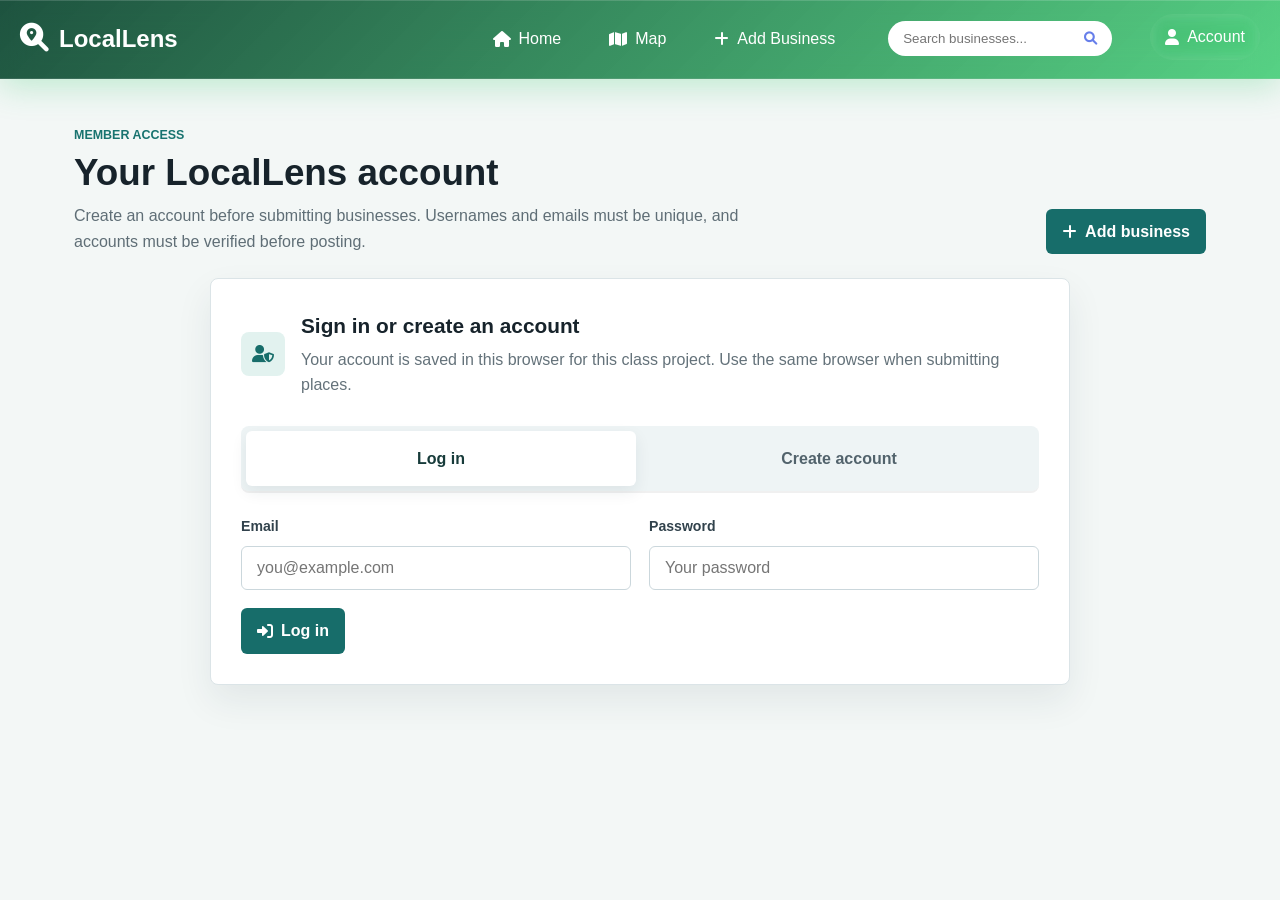
<file: account.html>
<!DOCTYPE html>
<html lang="en">
<head>
    <meta charset="UTF-8">
    <meta name="viewport" content="width=device-width, initial-scale=1.0">
    <title>LocalLens - Account</title>
    <link rel="stylesheet" href="styles.css?v=11">
    <link rel="stylesheet" href="account.css?v=2">
    <link rel="stylesheet" href="responsive.css?v=1">
    <link href="https://cdnjs.cloudflare.com/ajax/libs/font-awesome/6.0.0/css/all.min.css" rel="stylesheet">
</head>
<body class="account-page">
    <nav class="navbar">
        <div class="nav-container">
            <a href="index.html" class="nav-logo">
                <i class="fas fa-search-location"></i>
                <span>LocalLens</span>
            </a>
            <div class="nav-items">
                <a href="index.html" class="nav-item">
                    <i class="fas fa-home"></i>
                    Home
                </a>
                <a href="map.html" class="nav-item">
                    <i class="fas fa-map"></i>
                    Map
                </a>
                <a href="add-business.html" class="nav-item">
                    <i class="fas fa-plus"></i>
                    Add Business
                </a>
                <div class="search-container">
                    <input type="text" placeholder="Search businesses..." id="account-search">
                    <button type="button" aria-label="Search"><i class="fas fa-search"></i></button>
                </div>
                <a href="account.html" class="nav-item active">
                    <i class="fas fa-user"></i>
                    Account
                </a>
            </div>
        </div>
    </nav>

    <main class="account-main">
        <section class="account-hero">
            <div>
                <p class="account-kicker">Member access</p>
                <h1>Your LocalLens account</h1>
                <p>Create an account before submitting businesses. Usernames and emails must be unique, and accounts must be verified before posting.</p>
            </div>
            <a class="account-add-link" href="add-business.html"><i class="fas fa-plus"></i> Add business</a>
        </section>

        <section id="signed-out-view" class="account-card auth-card">
            <div class="auth-intro">
                <span class="auth-icon"><i class="fas fa-user-shield"></i></span>
                <div>
                    <h2>Sign in or create an account</h2>
                    <p>Your account is saved in this browser for this class project. Use the same browser when submitting places.</p>
                </div>
            </div>

            <div class="auth-tabs" role="tablist" aria-label="Account options">
                <button class="auth-tab active" type="button" data-tab="login">Log in</button>
                <button class="auth-tab" type="button" data-tab="signup">Create account</button>
            </div>

            <form id="login-form" class="auth-form active" autocomplete="on">
                <div class="form-grid account-form-grid">
                    <div class="form-group">
                        <label for="login-email">Email</label>
                        <input type="email" id="login-email" placeholder="you@example.com" required>
                    </div>
                    <div class="form-group">
                        <label for="login-password">Password</label>
                        <input type="password" id="login-password" placeholder="Your password" required>
                    </div>
                </div>
                <button class="account-primary-btn" type="submit"><i class="fas fa-right-to-bracket"></i> Log in</button>
            </form>

            <form id="signup-form" class="auth-form" autocomplete="on">
                <div class="form-grid account-form-grid">
                    <div class="form-group">
                        <label for="signup-name">Display name</label>
                        <input type="text" id="signup-name" placeholder="Your name" required>
                    </div>
                    <div class="form-group">
                        <label for="signup-username">Username</label>
                        <input type="text" id="signup-username" minlength="3" maxlength="24" pattern="[A-Za-z0-9_]+" placeholder="local_user" required>
                        <p class="input-help">Letters, numbers, and underscores only.</p>
                    </div>
                    <div class="form-group">
                        <label for="signup-email">Email</label>
                        <input type="email" id="signup-email" placeholder="you@example.com" required>
                    </div>
                    <div class="form-group">
                        <label for="signup-password">Password</label>
                        <input type="password" id="signup-password" minlength="4" placeholder="At least 4 characters" required>
                    </div>
                    <div class="form-group">
                        <label for="signup-confirm-password">Confirm password</label>
                        <input type="password" id="signup-confirm-password" minlength="4" placeholder="Retype password" required>
                    </div>
                </div>
                <button class="account-primary-btn" type="submit"><i class="fas fa-user-plus"></i> Create account</button>
            </form>
        </section>

        <section id="signed-in-view" class="account-dashboard" hidden>
            <div class="account-card profile-card">
                <div class="profile-summary">
                    <div class="profile-avatar" id="profile-avatar">L</div>
                    <div>
                        <p class="account-kicker" id="verification-label">Signed in</p>
                        <h2 id="profile-name">LocalLens user</h2>
                        <p id="profile-email">you@example.com</p>
                        <p id="profile-username" class="profile-username">@username</p>
                    </div>
                </div>
                <div class="profile-actions">
                    <a class="account-primary-btn" id="profile-add-business" href="add-business.html"><i class="fas fa-plus"></i> Add business</a>
                    <button class="account-secondary-btn" id="logout-button" type="button"><i class="fas fa-arrow-right-from-bracket"></i> Log out</button>
                </div>
            </div>

            <section id="verification-card" class="account-card verification-card" hidden>
                <div class="section-title-row">
                    <span class="status-icon warning"><i class="fas fa-envelope"></i></span>
                    <div>
                        <h2>Verify your email</h2>
                        <p id="verification-message">Enter the code sent to your email before submitting businesses.</p>
                    </div>
                </div>
                <form id="verification-form" class="verification-form">
                    <div class="form-group">
                        <label for="verification-code">Verification code</label>
                        <input type="text" id="verification-code" maxlength="6" inputmode="numeric" placeholder="123456" required>
                    </div>
                    <div class="verification-actions">
                        <button class="account-primary-btn" type="submit"><i class="fas fa-check"></i> Verify</button>
                        <button class="account-secondary-btn" id="resend-code-button" type="button"><i class="fas fa-paper-plane"></i> Resend code</button>
                    </div>
                </form>
            </section>

            <div class="account-grid">
                <article class="account-card status-card">
                    <span class="status-icon"><i class="fas fa-clock"></i></span>
                    <div>
                        <h3>Submission cooldown</h3>
                        <p id="cooldown-status">You can submit a business now.</p>
                    </div>
                </article>
                <article class="account-card status-card">
                    <span class="status-icon"><i class="fas fa-clipboard-check"></i></span>
                    <div>
                        <h3>Review process</h3>
                        <p>New submissions go to the Review tab first so your group can approve them.</p>
                    </div>
                </article>
            </div>

            <section class="account-card profile-edit-card">
                <div class="section-title-row">
                    <div>
                        <h2>Profile details</h2>
                        <p>Update the name shown on this browser.</p>
                    </div>
                </div>
                <form id="profile-form" class="profile-form">
                    <div class="form-grid account-form-grid">
                        <div class="form-group">
                            <label for="edit-name">Display name</label>
                            <input type="text" id="edit-name" required>
                        </div>
                        <div class="form-group">
                            <label for="edit-username">Username</label>
                            <input type="text" id="edit-username" minlength="3" maxlength="24" pattern="[A-Za-z0-9_]+" required>
                        </div>
                        <div class="form-group">
                            <label for="edit-email">Email</label>
                            <input type="email" id="edit-email" required>
                        </div>
                    </div>
                    <button class="account-secondary-btn" type="submit"><i class="fas fa-save"></i> Save profile</button>
                </form>
            </section>

            <section class="account-card submissions-card">
                <div class="section-title-row">
                    <div>
                        <h2>Recent submissions</h2>
                        <p>Submissions saved from this browser.</p>
                    </div>
                </div>
                <div id="submission-list" class="submission-list"></div>
            </section>
        </section>
    </main>

    <script src="account.js?v=2"></script>
</body>
</html>
</file>
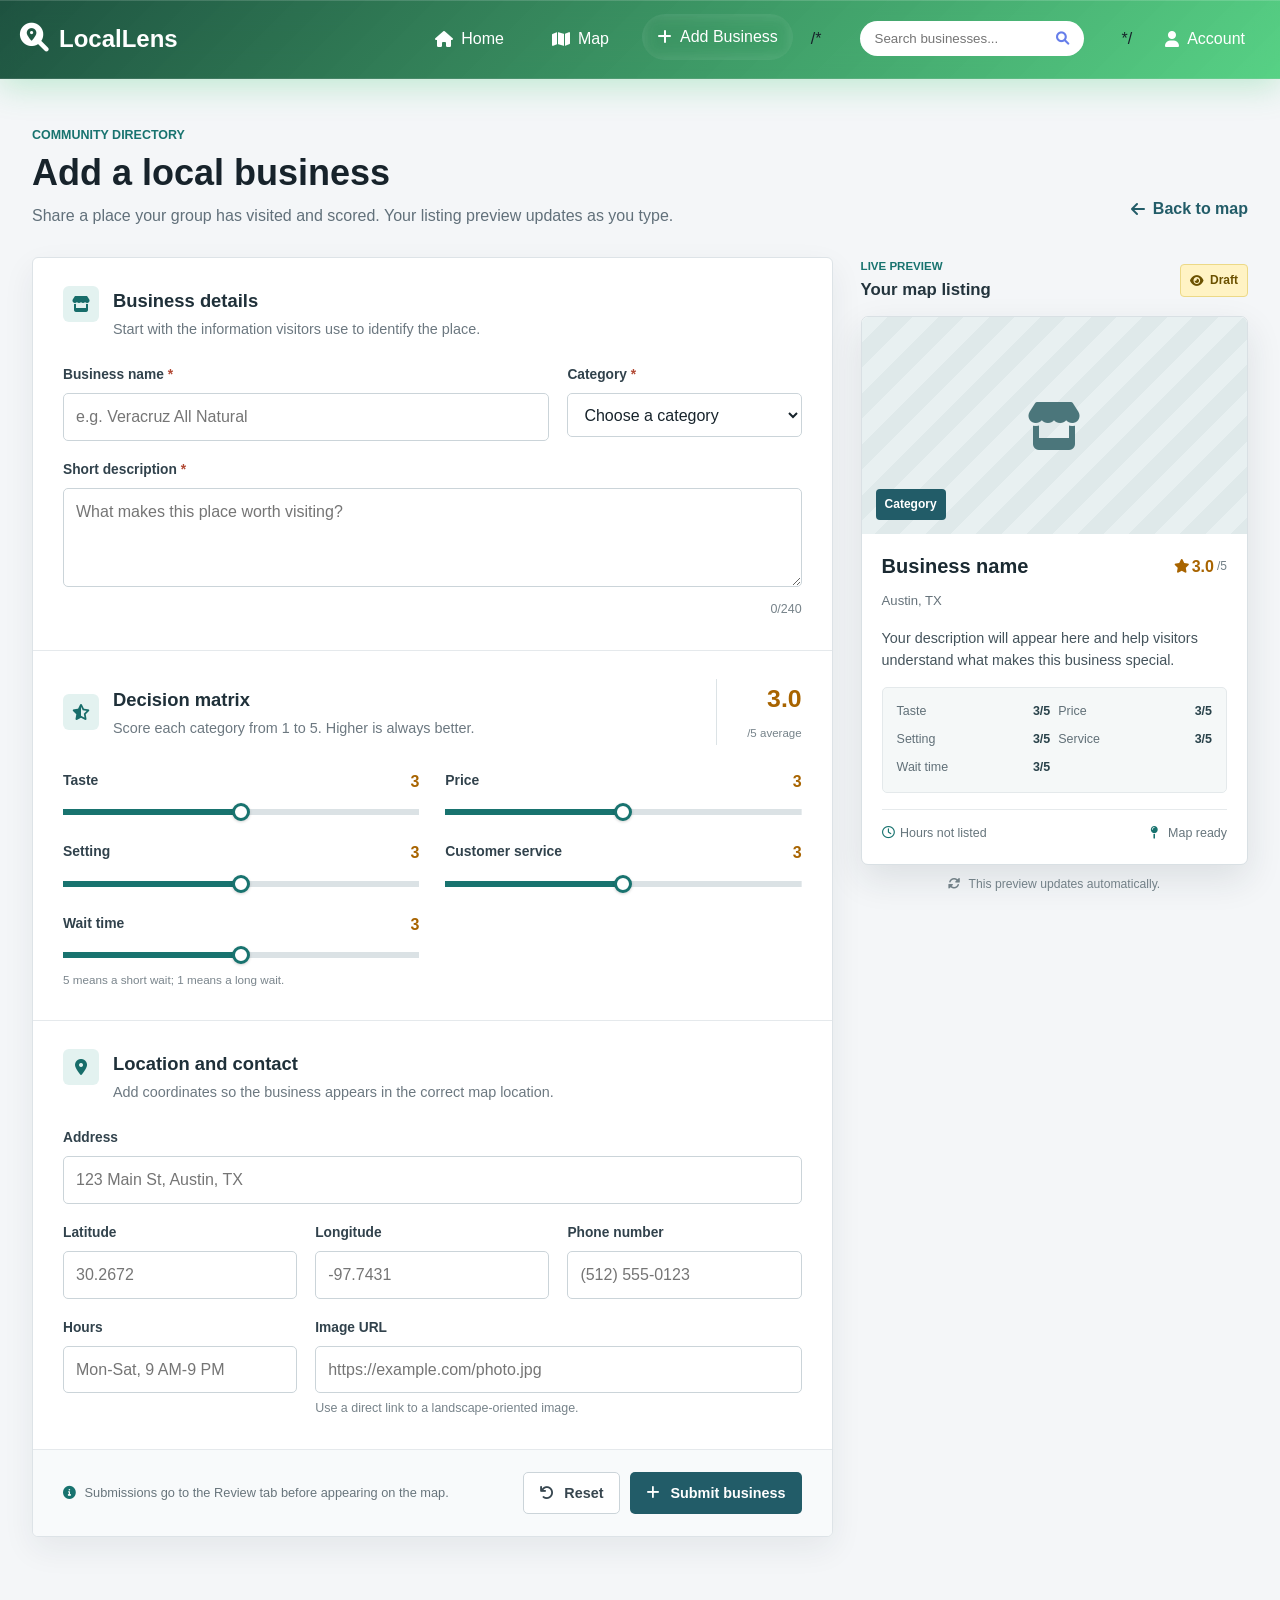
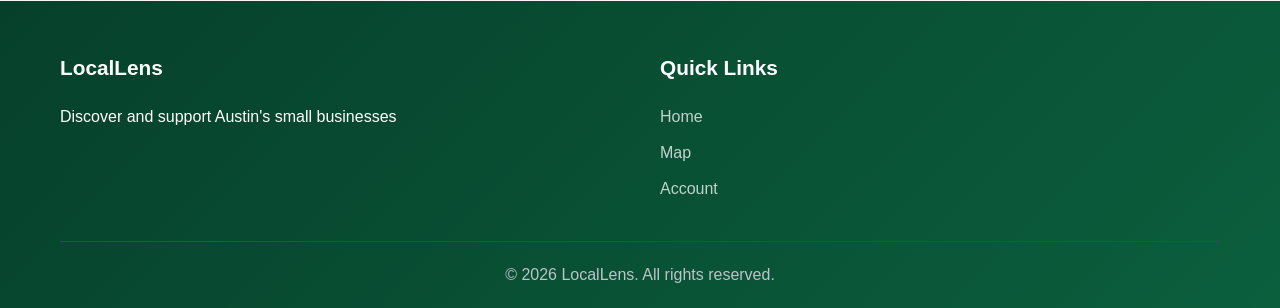
<file: add-business.html>
<!DOCTYPE html>
<html lang="en">
<head>
    <meta charset="UTF-8">
    <meta name="viewport" content="width=device-width, initial-scale=1.0">
    <title>LocalLens - Add Business</title>
    <link rel="stylesheet" href="styles.css?v=11">
    <link rel="stylesheet" href="add-business.css?v=9">
    <link rel="stylesheet" href="add-business-access.css?v=1">
    <link rel="stylesheet" href="responsive.css?v=1">
    <link href="https://cdnjs.cloudflare.com/ajax/libs/font-awesome/6.0.0/css/all.min.css" rel="stylesheet">
</head>
<body class="add-business-page">
    <nav class="navbar">
        <div class="nav-container">
            <a href="index.html" class="nav-logo">
                <i class="fas fa-search-location"></i>
                <span>LocalLens</span>
            </a>
            <div class="nav-items">
                <a href="index.html" class="nav-item">
                    <i class="fas fa-home"></i>
                    Home
                </a>
                <a href="map.html" class="nav-item">
                    <i class="fas fa-map"></i>
                    Map
                </a>
                <a href="add-business.html" class="nav-item active">
                    <i class="fas fa-plus"></i>
                    Add Business
                </a>
              /*  <div class="search-container">
                    <input type="text" placeholder="Search businesses..." id="add-business-search">
                    <button type="button" aria-label="Search"><i class="fas fa-search"></i></button>
                </div> */
                <a href="account.html" class="nav-item">
                    <i class="fas fa-user"></i>
                    Account
                </a>
            </div>
        </div>
    </nav>
    <main class="add-business-main">
        <header class="submission-header">
            <div>
                <p class="submission-kicker">Community directory</p>
                <h1>Add a local business</h1>
                <p>Share a place your group has visited and scored. Your listing preview updates as you type.</p>
            </div>
            <a class="map-return-link" href="map.html"><i class="fas fa-arrow-left"></i> Back to map</a>
        </header>

        <section id="account-gate" class="account-gate" hidden>
            <div>
                <span class="gate-icon"><i class="fas fa-lock"></i></span>
            </div>
            <div>
                <h2>Log in before submitting</h2>
                <p>You can preview the form, but submissions only work from a LocalLens account.</p>
            </div>
            <a href="account.html" class="gate-link">Go to account</a>
        </section>

        <section id="cooldown-gate" class="account-gate cooldown-gate" hidden>
            <div>
                <span class="gate-icon"><i class="fas fa-clock"></i></span>
            </div>
            <div>
                <h2>Submission cooldown active</h2>
                <p id="cooldown-message">You can submit another business later.</p>
            </div>
        </section>

        <div class="submission-layout">
            <div class="business-form-container">
                <form id="add-business-form" class="business-form">
                    <section class="form-section">
                        <div class="section-heading">
                            <span class="section-icon"><i class="fas fa-store"></i></span>
                            <div>
                                <h2>Business details</h2>
                                <p>Start with the information visitors use to identify the place.</p>
                            </div>
                        </div>
                        <div class="form-grid form-grid-three">
                            <div class="form-group form-span-two">
                                <label for="business-name">Business name <span>*</span></label>
                                <input type="text" id="business-name" placeholder="e.g. Veracruz All Natural" required>
                            </div>
                            <div class="form-group">
                                <label for="business-category">Category <span>*</span></label>
                                <select id="business-category" required>
                                    <option value="">Choose a category</option>
                                    <option value="Food">Food</option>
                                    <option value="Retail">Retail</option>
                                    <option value="Services">Services</option>
                                    <option value="Attractions">Attractions</option>
                                    <option value="Entertainment">Entertainment</option>
                                    <option value="Health & Wellness">Health & Wellness</option>
                                </select>
                            </div>
                            <div class="form-group form-span-three">
                                <label for="business-description">Short description <span>*</span></label>
                                <textarea id="business-description" rows="3" maxlength="240" placeholder="What makes this place worth visiting?" required></textarea>
                                <p class="field-meta"><span id="description-count">0</span>/240</p>
                            </div>
                        </div>
                    </section>

                    <section class="form-section">
                        <div class="section-heading matrix-heading">
                            <span class="section-icon"><i class="fas fa-star-half-alt"></i></span>
                            <div>
                                <h2>Decision matrix</h2>
                                <p>Score each category from 1 to 5. Higher is always better.</p>
                            </div>
                            <div class="matrix-average"><span id="form-average">3.0</span><small>/5 average</small></div>
                        </div>
                        <div class="score-inputs">
                            <div class="score-input">
                                <div><label for="score-taste">Taste</label><output for="score-taste">3</output></div>
                                <input type="range" id="score-taste" min="1" max="5" value="3">
                            </div>
                            <div class="score-input">
                                <div><label for="score-price">Price</label><output for="score-price">3</output></div>
                                <input type="range" id="score-price" min="1" max="5" value="3">
                            </div>
                            <div class="score-input">
                                <div><label for="score-setting">Setting</label><output for="score-setting">3</output></div>
                                <input type="range" id="score-setting" min="1" max="5" value="3">
                            </div>
                            <div class="score-input">
                                <div><label for="score-service">Customer service</label><output for="score-service">3</output></div>
                                <input type="range" id="score-service" min="1" max="5" value="3">
                            </div>
                            <div class="score-input">
                                <div><label for="score-wait">Wait time</label><output for="score-wait">3</output></div>
                                <input type="range" id="score-wait" min="1" max="5" value="3">
                                <p>5 means a short wait; 1 means a long wait.</p>
                            </div>
                        </div>
                    </section>

                    <section class="form-section">
                        <div class="section-heading">
                            <span class="section-icon"><i class="fas fa-map-marker-alt"></i></span>
                            <div>
                                <h2>Location and contact</h2>
                                <p>Add coordinates so the business appears in the correct map location.</p>
                            </div>
                        </div>
                        <div class="form-grid form-grid-three">
                            <div class="form-group form-span-three">
                                <label for="business-address">Address</label>
                                <input type="text" id="business-address" placeholder="123 Main St, Austin, TX">
                            </div>
                            <div class="form-group">
                                <label for="business-lat">Latitude</label>
                                <input type="number" id="business-lat" step="any" placeholder="30.2672">
                            </div>
                            <div class="form-group">
                                <label for="business-lng">Longitude</label>
                                <input type="number" id="business-lng" step="any" placeholder="-97.7431">
                            </div>
                            <div class="form-group">
                                <label for="business-phone">Phone number</label>
                                <input type="tel" id="business-phone" placeholder="(512) 555-0123">
                            </div>
                            <div class="form-group">
                                <label for="business-hours">Hours</label>
                                <input type="text" id="business-hours" placeholder="Mon-Sat, 9 AM-9 PM">
                            </div>
                            <div class="form-group form-span-two">
                                <label for="business-image">Image URL</label>
                                <input type="url" id="business-image" placeholder="https://example.com/photo.jpg">
                                <p class="help-text">Use a direct link to a landscape-oriented image.</p>
                            </div>
                        </div>
                    </section>

                    <div class="form-actions">
                        <p id="submission-helper"><i class="fas fa-info-circle"></i> Submissions go to the Review tab before appearing on the map.</p>
                        <div>
                            <button type="button" class="secondary-btn" id="reset-business-form" title="Reset form">
                                <i class="fas fa-undo"></i><span>Reset</span>
                            </button>
                            <button type="submit" class="primary-btn" id="submit-business-button">
                                <i class="fas fa-plus"></i><span>Submit business</span>
                            </button>
                        </div>
                    </div>
                </form>
            </div>

            <aside class="listing-preview" aria-label="Live listing preview">
                <div class="preview-heading">
                    <div>
                        <p>Live preview</p>
                        <h2>Your map listing</h2>
                    </div>
                    <span class="draft-badge"><i class="fas fa-eye"></i> Draft</span>
                </div>
                <article class="preview-card">
                    <div class="preview-media">
                        <div id="preview-image-placeholder"><i class="fas fa-store"></i></div>
                        <img id="preview-image" alt="" hidden>
                        <span id="preview-category" class="preview-category">Category</span>
                    </div>
                    <div class="preview-body">
                        <div class="preview-title-row">
                            <h3 id="preview-name">Business name</h3>
                            <div class="preview-rating"><i class="fas fa-star"></i><strong id="preview-average">3.0</strong><span>/5</span></div>
                        </div>
                        <p class="preview-meta"><span id="preview-address">Austin, TX</span></p>
                        <p id="preview-description" class="preview-description">Your description will appear here and help visitors understand what makes this business special.</p>
                        <div class="preview-scores">
                            <div><span>Taste</span><strong id="preview-taste">3/5</strong></div>
                            <div><span>Price</span><strong id="preview-price-score">3/5</strong></div>
                            <div><span>Setting</span><strong id="preview-setting">3/5</strong></div>
                            <div><span>Service</span><strong id="preview-service">3/5</strong></div>
                            <div><span>Wait time</span><strong id="preview-wait">3/5</strong></div>
                        </div>
                        <div class="preview-footer">
                            <span><i class="far fa-clock"></i> <span id="preview-hours">Hours not listed</span></span>
                            <span><i class="fas fa-map-pin"></i> Map ready</span>
                        </div>
                    </div>
                </article>
                <p class="preview-note"><i class="fas fa-sync-alt"></i> This preview updates automatically.</p>
            </aside>
        </div>

        <div id="success-message" class="success-message" hidden>
            <div class="success-content">
                <i class="fas fa-check-circle"></i>
                <h3>Business submitted for review</h3>
                <p>Your submission was sent to the Review tab. You can submit another business after the 2-hour cooldown.</p>
                <button class="success-btn" id="view-business-map">View map</button>
                <button class="success-btn" id="view-account-page">View account</button>
            </div>
        </div>
    </main>

    <footer class="footer">
        <div class="container">
            <div class="footer-content">
                <div class="footer-section"><h3>LocalLens</h3><p>Discover and support Austin's small businesses</p></div>
                <div class="footer-section">
                    <h3>Quick Links</h3>
                    <ul><li><a href="index.html">Home</a></li><li><a href="map.html">Map</a></li><li><a href="account.html">Account</a></li></ul>
                </div>
            </div>
            <div class="footer-bottom"><p>&copy; 2026 LocalLens. All rights reserved.</p></div>
        </div>
    </footer>

    <script src="script.js?v=8"></script>
    <script>
        document.addEventListener('DOMContentLoaded', initializeAddBusinessForm);
        const REVIEW_WEB_APP_URL = 'https://script.google.com/macros/s/AKfycbwlyycdXcbLm-5LqKBgtQWbxHciOXhTjQDKaHv3MznnZre0N6KnGwNH8BxaaQHLYFI-zg/exec';

        function initializeAddBusinessForm() {
            const form = document.getElementById('add-business-form');
            form.addEventListener('submit', handleAddBusiness);
            form.addEventListener('input', updatePreview);
            form.addEventListener('change', updatePreview);

            document.getElementById('reset-business-form').addEventListener('click', resetForm);
            document.getElementById('add-another-business').addEventListener('click', addAnotherBusiness);
            document.getElementById('view-business-map').addEventListener('click', function () {
                window.location.href = 'map.html';
            });

            document.getElementById('business-lat').value = '30.2672';
            document.getElementById('business-lng').value = '-97.7431';
            updatePreview();
        }

        function getScores() {
            return {
                taste: Number(document.getElementById('score-taste').value),
                price: Number(document.getElementById('score-price').value),
                setting: Number(document.getElementById('score-setting').value),
                service: Number(document.getElementById('score-service').value),
                wait: Number(document.getElementById('score-wait').value)
            };
        }

        function updatePreview() {
            const scores = getScores();
            const average = (Object.values(scores).reduce(function (total, score) {
                return total + score;
            }, 0) / 5).toFixed(1);

            setText('preview-name', document.getElementById('business-name').value || 'Business name');
            setText('preview-category', document.getElementById('business-category').value || 'Category');
            setText('preview-address', document.getElementById('business-address').value || 'Austin, TX');
            setText('preview-description', document.getElementById('business-description').value || 'Your description will appear here and help visitors understand what makes this business special.');
            setText('preview-hours', document.getElementById('business-hours').value || 'Hours not listed');
            setText('preview-average', average);
            setText('form-average', average);
            setText('preview-taste', scores.taste + '/5');
            setText('preview-price-score', scores.price + '/5');
            setText('preview-setting', scores.setting + '/5');
            setText('preview-service', scores.service + '/5');
            setText('preview-wait', scores.wait + '/5');
            setText('description-count', document.getElementById('business-description').value.length);

            document.querySelectorAll('.score-input').forEach(function (group) {
                const input = group.querySelector('input');
                group.querySelector('output').textContent = input.value;
                input.style.setProperty('--score-progress', ((Number(input.value) - 1) / 4 * 100) + '%');
            });

            updatePreviewImage();
        }

        function updatePreviewImage() {
            const source = document.getElementById('business-image').value.trim();
            const image = document.getElementById('preview-image');
            const placeholder = document.getElementById('preview-image-placeholder');

            if (!source) {
                image.hidden = true;
                image.removeAttribute('src');
                placeholder.hidden = false;
                return;
            }

            image.onload = function () {
                image.hidden = false;
                placeholder.hidden = true;
            };
            image.onerror = function () {
                image.hidden = true;
                placeholder.hidden = false;
            };
            image.src = source;
            image.alt = (document.getElementById('business-name').value || 'Business') + ' preview';
        }

        function setText(id, value) {
            document.getElementById(id).textContent = value;
        }

        function handleAddBusiness(event) {
            event.preventDefault();
            const form = event.currentTarget;
            if (!form.reportValidity()) return;

            const scores = getScores();
            const formData = {
                id: Date.now(),
                name: document.getElementById('business-name').value.trim(),
                category: document.getElementById('business-category').value,
                description: document.getElementById('business-description').value.trim(),
                address: document.getElementById('business-address').value.trim(),
                lat: Number(document.getElementById('business-lat').value),
                lng: Number(document.getElementById('business-lng').value),
                phone: document.getElementById('business-phone').value.trim(),
                hours: document.getElementById('business-hours').value.trim(),
                image: document.getElementById('business-image').value.trim(),
                taste: scores.taste,
                priceScore: scores.price,
                setting: scores.setting,
                customerService: scores.service,
                waitTime: scores.wait,
                rating: Number((Object.values(scores).reduce(function (total, score) { return total + score; }, 0) / 5).toFixed(1)),
                dateAdded: new Date().toISOString()
            };

            fetch(REVIEW_WEB_APP_URL, {
                method: 'POST',
                mode: 'no-cors',
                body: JSON.stringify(formData)
            });

            document.querySelector('.submission-layout').hidden = true;
            document.getElementById('success-message').hidden = false;
        }

        function resetForm() {
            const form = document.getElementById('add-business-form');
            form.reset();
            document.getElementById('business-lat').value = '30.2672';
            document.getElementById('business-lng').value = '-97.7431';
            updatePreview();
        }

        function addAnotherBusiness() {
            document.querySelector('.submission-layout').hidden = false;
            document.getElementById('success-message').hidden = true;
            resetForm();
            window.scrollTo({ top: 0, behavior: 'smooth' });
        }
    </script>
</body>
</html>
</file>
<file: styles.css>
/* Global Styles */
* {
    margin: 0;
    padding: 0;
    box-sizing: border-box;
}

body {
    font-family: 'Segoe UI', Tahoma, Geneva, Verdana, sans-serif;
    line-height: 1.6;
    color: #333;
    background-color: #f8f9fa;
}

[hidden] {
    display: none !important;
}

.container {
    max-width: 1200px;
    margin: 0 auto;
    padding: 0 20px;
}

/* Navigation Bar */
.navbar {
    background: linear-gradient(
        135deg,
        rgba(6, 64, 43, 0.9),
        rgba(34, 197, 94, 0.75)
    );

    backdrop-filter: blur(18px);
    -webkit-backdrop-filter: blur(18px);
    border-bottom: 1px solid rgba(255, 255, 255, 0.12);
    box-shadow:
        0 8px 32px rgba(34, 197, 94, 0.25),
        inset 0 1px 0 rgba(255, 255, 255, 0.15);
    padding: 1rem 0;
    position: fixed;
    top: 0;
    width: 100%;
    z-index: 1000;
}

.nav-container {
    max-width: 1400px;
    margin: 0 auto;
    display: flex;
    justify-content: space-between;
    align-items: center;
    padding: 0 20px;
}

.nav-logo {
    display: flex;
    align-items: center;
    color: white;
    font-size: 1.5rem;
    font-weight: bold;
    text-decoration: none;
}

.nav-logo i {
    margin-right: 10px;
    font-size: 1.8rem;
}

.nav-items {
    display: flex;
    align-items: center;
    gap: 18px;
}

.nav-item {
    display: flex;
    align-items: center;
    color: white;
    text-decoration: none;
    padding: 10px 15px;
    border-radius: 25px;
    transition: all 0.3s ease;
}

.nav-item:hover,
.nav-item.active {
    background: rgba(255,255,255,0.15);
    backdrop-filter: blur(8px);
    transform: translateY(-2px);
}

.nav-item i {
    margin-right: 8px;
}

.nav-brand {
    color: white;
    font-size: 1.8rem;
    font-weight: bold;
    text-decoration: none;
    display: flex;
    align-items: center;
    white-space: nowrap;
}

.nav-brand i {
    margin-right: 10px;
}

.search-container {
    position: relative;
    display: flex;
    align-items: center;
    flex: 1;
    max-width: 350px;
    margin: 0 20px;
}

.search-container input {
    width: 100%;
    padding: 10px 40px 10px 15px;
    border: none;
    border-radius: 25px;
    outline: none;
}

.search-container button {
    position: absolute;
    right: 5px;
    background: none;
    border: none;
    color: #667eea;
    cursor: pointer;
    padding: 5px 10px;
}

/* Hero Section */
.hero {
    height: 100vh;
    background: linear-gradient(rgba(0,0,0,0.4), rgba(0,0,0,0.4)), 
                url('https://images.unsplash.com/photo-1666969565832-b55bf42a900d?q=80&w=2071&auto=format&fit=crop&ixlib=rb-4.1.0&ixid=M3wxMjA3fDB8MHxwaG90by1wYWdlfHx8fGVufDB8fHx8fA%3D%3D');
    background-size: cover;
    background-position: center;
    display: flex;
    align-items: center;
    justify-content: center;
    text-align: center;
    color: white;
}

.hero-overlay {
    max-width: 800px;
    padding: 0 20px;
}

.hero-content h1 {
    font-size: 3.5rem;
    margin-bottom: 1rem;
    text-shadow: 2px 2px 4px rgba(0,0,0,0.5);
}

.hero-content p {
    font-size: 1.3rem;
    margin-bottom: 2rem;
    text-shadow: 1px 1px 2px rgba(0,0,0,0.5);
}

.cta-button {
    background: rgba(6, 64, 43, 0.2);
    backdrop-filter: blur(12px);
    -webkit-backdrop-filter: blur(12px);
    color: white;
    padding: 12px 24px;
    border: 1px solid rgba(255, 255, 255, 0.25);
    border-radius: 15px;
    font-size: 1.1rem;
    cursor: pointer;
    box-shadow:
        0 8px 32px rgba(6, 64, 43, 0.2),
        inset 0 1px 1px rgba(255, 255, 255, 0.2);
    font-weight: 600;
    transition: all 0.3s ease;
    text-decoration: none;
    display: inline-flex;
    align-items: center;
    gap: 10px;
}

.cta-button:hover {
    background: rgba(6, 64, 43, 0.35);
    transform: translateY(-3px);
    box-shadow: 
        0 12px 40px rgba(6, 64, 43, 0.35),
        inset 0 1px 1px rgba(255, 255, 255, 0.3);
}

/* How It Works Section */
.how-it-works {
    padding: 80px 0;
    background: white;
}

.how-it-works h2 {
    text-align: center;
    font-size: 2.5rem;
    margin-bottom: 3rem;
    color: #333;
}

.steps-container {
    display: grid;
    grid-template-columns: repeat(auto-fit, minmax(300px, 1fr));
    gap: 40px;
}

.step {
    background: rgba(6, 64, 43, 0.12);
    backdrop-filter: blur(16px);
    -webkit-backdrop-filter: blur(16px);
    border: 1px solid rgba(255, 255, 255, 0.15);
    border-radius: 20px;
    padding: 30px 25px;
    text-align: center;
    box-shadow: 0 8px 32px rgba(6, 64, 43, 0.15);
    transition: all 0.4s ease;
    cursor: pointer;
}

.step:hover {
    transform: translateY(-10px) scale(1.02);
    background: rgba(6, 64, 43, 0.2);
    box-shadow: 0 20px 40px rgba(6, 64, 43, 0.25);
}

.step-icon {
    width: 80px;
    height: 80px;
    background: linear-gradient(
        135deg, 
        rgba(6, 64, 43, 0.9),
        rgba(34, 197, 94, 0.8)
    );
    border-radius: 50%;
    display: flex;
    align-items: center;
    justify-content: center;
    margin: 0 auto 20px;
    color: white;
    font-size: 2rem;
}

.step h3 {
    font-size: 1.5rem;
    margin-bottom: 15px;
    color: #333;
}

.step p {
    color: #666;
    line-height: 1.6;
}
.step:hover .step-icon {
    transform: scale(1.15);
    box-shadow: 0 12px 30px rgba(34, 197, 94, 0.45);
}

/* About Us Section */
.about-us {
    padding: 80px 0;
    background: linear-gradient(
        135deg,
        rgba(6, 64, 43, 0.95),
        rgba(34, 197, 94, 0.85)
    );
    color: white;
}

.about-content {
    display: grid;
    grid-template-columns: 1fr 1fr;
    gap: 50px;
    align-items: center;
}

.about-text h2 {
    font-size: 2.5rem;
    margin-bottom: 2rem;
}

.about-text p {
    font-size: 1.1rem;
    line-height: 1.8;
    margin-bottom: 1.5rem;
}
.about-text {
    background: rgba(255,255,255,0.08);
    backdrop-filter: blur(10px);
    padding: 30px;
    border-radius: 20px;
}

.about-image {
    border-radius: 15px;
    overflow: hidden;
    box-shadow: 0 20px 40px rgba(0,0,0,0.2);
}

.about-image img {
    width: 100%;
    height: auto;
    display: block;
}

/* Footer */
.footer {
    background: linear-gradient(135deg, #06402b, #0b5f3d);
    color: white;
    padding: 50px 0 20px;
}

.footer-content {
    display: grid;
    grid-template-columns: repeat(auto-fit, minmax(250px, 1fr));
    gap: 40px;
    margin-bottom: 30px;
}

.footer-section h3 {
    font-size: 1.3rem;
    margin-bottom: 20px;
}

.footer-section ul {
    list-style: none;
}

.footer-section ul li {
    margin-bottom: 10px;
}

.footer-section ul li a {
    color: rgba(255, 255, 255, 0.75);
    text-decoration: none;
    transition: color 0.3s ease;
}

.footer-section ul li a:hover {
    color: #ffffff;
}

.social-links {
    display: flex;
    gap: 15px;
}

.social-links a {
    color: #bdc3c7;
    font-size: 1.5rem;
    transition: color 0.3s ease;
}

.social-links a:hover {
    color: white;
}

.footer-bottom {
    text-align: center;
    padding-top: 20px;
    border-top: 1px solid #34495e;
    color: #bdc3c7;
}

/* Main Content */
.main-content {
    margin-top: 80px;
    min-height: calc(100vh - 80px);
}

/* Map Controls */
.map-controls {
    display: flex;
    justify-content: space-between;
    align-items: center;
    padding: 20px;
    background: white;
    border-bottom: 1px solid #e9ecef;
    position: sticky;
    top: 80px;
    z-index: 100;
}

.control-btn {
    background: #28a745;
    color: white;
    border: none;
    padding: 10px 20px;
    border-radius: 25px;
    cursor: pointer;
    display: flex;
    align-items: center;
    gap: 8px;
    transition: all 0.3s ease;
}

.control-btn:hover {
    background: #85d4b3;
    transform: translateY(-2px);
}

.filter-container {
    position: relative;
}

.filter-dropdown {
    position: absolute;
    top: 100%;
    right: 0;
    background: white;
    border: 1px solid #e9ecef;
    border-radius: 10px;
    padding: 20px;
    min-width: 250px;
    box-shadow: 0 10px 30px rgba(0,0,0,0.1);
    display: none;
    z-index: 1000;
}

.filter-dropdown.show {
    display: block;
}

.filter-group {
    margin-bottom: 15px;
}

.filter-group label {
    display: block;
    margin-bottom: 5px;
    font-weight: 500;
}

.filter-group select {
    width: 100%;
    padding: 8px 12px;
    border: 1px solid #ddd;
    border-radius: 5px;
    outline: none;
}

.apply-btn {
    background: #28a745;
    color: white;
    border: none;
    padding: 10px 20px;
    border-radius: 5px;
    cursor: pointer;
    width: 100%;
    font-weight: 500;
}

/* Map and Business Container */
.map-business-container {
    display: grid;
    grid-template-columns: 1fr 1fr;
    height: calc(100vh - 140px);
}

.map-section {
    position: relative;
    background: #f8f9fa;
    border-right: 1px solid #e9ecef;
}

#map {
    width: 100%;
    height: 100%;
}

.map-placeholder {
    display: flex;
    flex-direction: column;
    align-items: center;
    justify-content: center;
    height: 100%;
    color: #666;
    font-size: 1.2rem;
}

.map-placeholder i {
    font-size: 4rem;
    margin-bottom: 20px;
    color: #ccc;
}

.business-list-section {
    background: white;
    display: flex;
    flex-direction: column;
}

.business-list-header {
    display: flex;
    justify-content: space-between;
    align-items: center;
    padding: 20px;
    border-bottom: 1px solid #e9ecef;
}

.business-list-header h3 {
    font-size: 1.3rem;
    color: #333;
}

.view-toggle {
    display: flex;
    gap: 10px;
}

.view-btn {
    background: none;
    border: 1px solid #ddd;
    padding: 8px 12px;
    border-radius: 5px;
    cursor: pointer;
    transition: all 0.3s ease;
}

.view-btn.active {
    background: #28a745;
    color: white;
    border-color: #28a745;
}

/* Business List */
.business-list {
    flex: 1;
    overflow-y: auto;
}

.business-item {
    display: flex;
    justify-content: space-between;
    align-items: center;
    padding: 20px;
    border-bottom: 1px solid #e9ecef;
    transition: background 0.3s ease;
}

.business-item:hover {
    background: #f8f9fa;
}

.business-info h4 {
    font-size: 1.1rem;
    margin-bottom: 8px;
    color: #333;
}

.business-rating {
    display: flex;
    align-items: center;
    gap: 5px;
    margin-bottom: 8px;
}

.business-rating i {
    color: #ffc107;
}

.business-category, .business-price, .business-distance {
    color: #666;
    font-size: 0.9rem;
    margin-bottom: 5px;
}

.business-actions {
    display: flex;
    gap: 10px;
}

.favorite-btn {
    background: none;
    border: none;
    color: #dc3545;
    cursor: pointer;
    font-size: 1.2rem;
    transition: color 0.3s ease;
}

.favorite-btn:hover, .favorite-btn.active {
    color: #c82333;
}

.details-btn {
    color: white;
    border: none;
    padding: 8px 16px;
    border-radius: 20px;
    cursor: pointer;
    font-size: 0.9rem;
    transition: background 0.3s ease;
}

.details-btn:hover {
    background: #5a67d8;
}

/* Business Details Modal */
.modal {
    display: none;
    position: fixed;
    z-index: 2000;
    left: 0;
    top: 0;
    width: 100%;
    height: 100%;
    background: rgba(0,0,0,0.5);
}

.modal.show {
    display: flex;
    align-items: center;
    justify-content: center;
}

.modal-content {
    background: white;
    border-radius: 15px;
    max-width: 900px;
    width: 90%;
    max-height: 90vh;
    overflow-y: auto;
    position: relative;
}

.modal-header {
    display: flex;
    justify-content: space-between;
    align-items: center;
    padding: 20px;
    border-bottom: 1px solid #e9ecef;
}

.modal-header h2 {
    color: #333;
}

.close-btn {
    background: none;
    border: none;
    font-size: 1.5rem;
    cursor: pointer;
    color: #666;
}

.modal-body {
    padding: 20px;
}

.business-details {
    display: grid;
    grid-template-columns: 1fr 1fr;
    gap: 30px;
}

.details-left {
    display: flex;
    flex-direction: column;
    gap: 20px;
}

.business-image {
    border-radius: 10px;
    overflow: hidden;
}

.business-image img {
    width: 100%;
    height: 200px;
    object-fit: cover;
}

.business-rating {
    display: flex;
    align-items: center;
    gap: 10px;
}

.stars {
    color: #ffc107;
}

.details-right {
    display: flex;
    flex-direction: column;
    gap: 25px;
}

.info-section h3, .description-section h3, .menu-section h3, .reviews-section h3 {
    font-size: 1.3rem;
    margin-bottom: 15px;
    color: #333;
}

.info-item {
    display: flex;
    align-items: center;
    gap: 10px;
    margin-bottom: 10px;
}

.info-item i {
    color: #667eea;
    width: 20px;
}

.menu-list {
    list-style: none;
}

.menu-list li {
    padding: 8px 0;
    border-bottom: 1px solid #f0f0f0;
}

.review-item {
    padding: 15px;
    border: 1px solid #e9ecef;
    border-radius: 10px;
    margin-bottom: 15px;
}

.reviewer {
    font-weight: 600;
    color: #333;
}

.review-stars {
    color: #ffc107;
}

.review-text {
    margin-top: 10px;
    color: #666;
}

.modal-footer {
    display: flex;
    gap: 15px;
    padding: 20px;
    border-top: 1px solid #e9ecef;
}

.favorite-btn-modal {
    background: #dc3545;
    color: white;
    border: none;
    padding: 10px 20px;
    border-radius: 25px;
    cursor: pointer;
    display: flex;
    align-items: center;
    gap: 8px;
    transition: background 0.3s ease;
}

.favorite-btn-modal:hover {
    background: #c82333;
}

.write-review-btn {
    background: #667eea;
    color: white;
    border: none;
    padding: 10px 20px;
    border-radius: 25px;
    cursor: pointer;
    display: flex;
    align-items: center;
    gap: 8px;
    transition: background 0.3s ease;
}

.write-review-btn:hover {
    background: #5a67d8;
}

/* Account Section */
.account-container {
    max-width: 800px;
    margin: 0 auto;
    padding: 40px 20px;
}

/* Add Business Section */
.add-business-container {
    max-width: 1000px;
    margin: 0 auto;
    padding: 40px 20px;
}

.page-header {
    text-align: center;
    margin-bottom: 40px;
}

.page-header h1 {
    font-size: 2.5rem;
    margin-bottom: 15px;
    color: #333;
}

.page-header p {
    font-size: 1.2rem;
    color: #666;
}

.business-form-container {
    background: white;
    border-radius: 15px;
    padding: 40px;
    box-shadow: 0 10px 30px rgba(0,0,0,0.1);
}

.business-form {
    display: flex;
    flex-direction: column;
    gap: 30px;
}

.form-section {
    border-bottom: 1px solid #e9ecef;
    padding-bottom: 30px;
}

.form-section:last-child {
    border-bottom: none;
    padding-bottom: 0;
}

.form-section h2 {
    font-size: 1.5rem;
    margin-bottom: 20px;
    color: #333;
    display: flex;
    align-items: center;
    gap: 10px;
}

.form-grid {
    display: grid;
    grid-template-columns: repeat(auto-fit, minmax(250px, 1fr));
    gap: 20px;
}

.form-group textarea {
    resize: vertical;
    min-height: 100px;
}

.help-text {
    font-size: 0.9rem;
    color: #666;
    margin-top: 5px;
}

.form-actions {
    display: flex;
    gap: 15px;
    justify-content: flex-end;
    margin-top: 30px;
}

.primary-btn {
    background: linear-gradient(135deg, #667eea 0%, #764ba2 100%);
    color: white;
    border: none;
    padding: 15px 30px;
    border-radius: 25px;
    cursor: pointer;
    font-size: 1.1rem;
    display: flex;
    align-items: center;
    gap: 10px;
    transition: all 0.3s ease;
}

.primary-btn:hover {
    transform: translateY(-2px);
    box-shadow: 0 10px 20px rgba(0,0,0,0.2);
}

.secondary-btn {
    background: #6c757d;
    color: white;
    border: none;
    padding: 15px 30px;
    border-radius: 25px;
    cursor: pointer;
    font-size: 1.1rem;
    display: flex;
    align-items: center;
    gap: 10px;
    transition: all 0.3s ease;
}

.secondary-btn:hover {
    background: #5a6268;
    transform: translateY(-2px);
}

/* Success Message */
.success-message {
    background: linear-gradient(135deg, #28a745 0%, #20c997 100%);
    border-radius: 15px;
    padding: 40px;
    text-align: center;
    color: white;
    margin-top: 30px;
}

.success-content i {
    font-size: 4rem;
    margin-bottom: 20px;
}

.success-content h3 {
    font-size: 2rem;
    margin-bottom: 15px;
}

.success-content p {
    font-size: 1.1rem;
    margin-bottom: 30px;
    opacity: 0.9;
}

.success-btn {
    background: white;
    color: #28a745;
    border: none;
    padding: 12px 25px;
    border-radius: 25px;
    cursor: pointer;
    font-size: 1rem;
    margin: 0 10px;
    transition: all 0.3s ease;
}

.success-btn:hover {
    transform: translateY(-2px);
    box-shadow: 0 5px 15px rgba(0,0,0,0.2);
}

.auth-section {
    background: white;
    border-radius: 15px;
    padding: 40px;
    box-shadow: 0 10px 30px rgba(0,0,0,0.1);
    margin-bottom: 40px;
}

.auth-tabs {
    display: flex;
    margin-bottom: 30px;
    border-bottom: 2px solid #f0f0f0;
}

.auth-tab {
    background: none;
    border: none;
    padding: 15px 30px;
    font-size: 1.1rem;
    cursor: pointer;
    color: #666;
    border-bottom: 2px solid transparent;
    transition: all 0.3s ease;
}

.auth-tab.active {
    color: #667eea;
    border-bottom-color: #667eea;
}

.auth-form {
    display: none;
}

.auth-form.active {
    display: block;
}

.auth-form h2 {
    font-size: 2rem;
    margin-bottom: 30px;
    color: #333;
    text-align: center;
}

.form-group {
    margin-bottom: 20px;
}

.form-group label {
    display: block;
    margin-bottom: 8px;
    font-weight: 500;
    color: #333;
}

.form-group input, .form-group textarea {
    width: 100%;
    padding: 12px 15px;
    border: 1px solid #ddd;
    border-radius: 8px;
    font-size: 1rem;
    outline: none;
    transition: border-color 0.3s ease;
}

.form-group input:focus, .form-group textarea:focus {
    border-color: #667eea;
}

.form-options {
    display: flex;
    justify-content: space-between;
    align-items: center;
    margin-bottom: 20px;
}

.form-options label {
    display: flex;
    align-items: center;
    gap: 8px;
    color: #666;
}

.forgot-password {
    color: #667eea;
    text-decoration: none;
}

.forgot-password:hover {
    text-decoration: underline;
}

.submit-btn {
    background: linear-gradient(135deg, #667eea 0%, #764ba2 100%);
    color: white;
    border: none;
    padding: 15px 30px;
    border-radius: 25px;
    font-size: 1.1rem;
    cursor: pointer;
    width: 100%;
    transition: transform 0.3s ease;
}

.submit-btn:hover {
    transform: translateY(-2px);
}

.social-login {
    text-align: center;
    margin-top: 30px;
}

.social-login p {
    color: #666;
    margin-bottom: 15px;
}

.social-buttons {
    display: flex;
    gap: 15px;
    justify-content: center;
}

.social-btn {
    padding: 10px 20px;
    border: 1px solid #ddd;
    border-radius: 25px;
    cursor: pointer;
    display: flex;
    align-items: center;
    gap: 8px;
    transition: all 0.3s ease;
    text-decoration: none;
    color: #333;
}

.social-btn:hover {
    background: #f8f9fa;
    transform: translateY(-2px);
}

.social-btn.google {
    color: #db4437;
    border-color: #db4437;
}

.social-btn.facebook {
    color: #4267B2;
    border-color: #4267B2;
}

/* Profile Section */
.profile-section {
    background: white;
    border-radius: 15px;
    padding: 40px;
    box-shadow: 0 10px 30px rgba(0,0,0,0.1);
}

.profile-header {
    display: flex;
    justify-content: space-between;
    align-items: center;
    margin-bottom: 30px;
    padding-bottom: 20px;
    border-bottom: 1px solid #e9ecef;
}

.profile-info {
    display: flex;
    align-items: center;
    gap: 30px;
}

.profile-picture-container {
    position: relative;
}

.profile-picture-container img {
    width: 120px;
    height: 120px;
    border-radius: 50%;
    object-fit: cover;
    border: 4px solid #667eea;
}

.change-pic-btn {
    position: absolute;
    bottom: 0;
    right: 0;
    background: #667eea;
    color: white;
    border: none;
    border-radius: 50%;
    width: 40px;
    height: 40px;
    cursor: pointer;
    display: flex;
    align-items: center;
    justify-content: center;
    box-shadow: 0 2px 10px rgba(0,0,0,0.2);
}

.edit-profile-btn {
    background: #667eea;
    color: white;
    border: none;
    padding: 10px 20px;
    border-radius: 25px;
    cursor: pointer;
    display: flex;
    align-items: center;
    gap: 8px;
    transition: background 0.3s ease;
}

.edit-profile-btn:hover {
    background: #5a67d8;
}

.profile-tabs {
    display: flex;
    margin-bottom: 30px;
    border-bottom: 2px solid #f0f0f0;
}

.profile-tab {
    background: none;
    border: none;
    padding: 15px 30px;
    font-size: 1.1rem;
    cursor: pointer;
    color: #666;
    border-bottom: 2px solid transparent;
    transition: all 0.3s ease;
}

.profile-tab.active {
    color: #667eea;
    border-bottom-color: #667eea;
}

.profile-content {
    display: none;
}

.profile-content.active {
    display: block;
}

/* Favorites Grid */
.favorites-grid {
    display: grid;
    grid-template-columns: repeat(auto-fill, minmax(300px, 1fr));
    gap: 20px;
}

.favorite-item {
    background: #f8f9fa;
    border-radius: 15px;
    overflow: hidden;
    transition: transform 0.3s ease;
}

.favorite-item:hover {
    transform: translateY(-5px);
}

.favorite-item img {
    width: 100%;
    height: 200px;
    object-fit: cover;
}

.favorite-info {
    padding: 20px;
}

.favorite-info h4 {
    font-size: 1.2rem;
    margin-bottom: 10px;
    color: #333;
}

.favorite-rating {
    display: flex;
    align-items: center;
    gap: 5px;
    margin-bottom: 10px;
}

.favorite-rating i {
    color: #ffc107;
}

.favorite-info p {
    color: #666;
    margin-bottom: 15px;
}

.remove-favorite {
    background: #dc3545;
    color: white;
    border: none;
    padding: 8px 15px;
    border-radius: 20px;
    cursor: pointer;
    font-size: 0.9rem;
    transition: background 0.3s ease;
    display: flex;
    align-items: center;
    gap: 5px;
}

.remove-favorite:hover {
    background: #c82333;
}

/* Recent List */
.recent-list {
    display: flex;
    flex-direction: column;
    gap: 15px;
}

.recent-item {
    display: flex;
    justify-content: space-between;
    align-items: center;
    padding: 20px;
    background: #f8f9fa;
    border-radius: 10px;
    transition: background 0.3s ease;
}

.recent-item:hover {
    background: #e9ecef;
}

.recent-info h4 {
    font-size: 1.1rem;
    margin-bottom: 5px;
    color: #333;
}

.recent-info p {
    color: #666;
    margin-bottom: 10px;
}

.recent-rating {
    display: flex;
    align-items: center;
    gap: 5px;
}

.recent-rating i {
    color: #ffc107;
}

.view-again-btn {
    background: #667eea;
    color: white;
    border: none;
    padding: 8px 16px;
    border-radius: 20px;
    cursor: pointer;
    font-size: 0.9rem;
    transition: background 0.3s ease;
    text-decoration: none;
}

.view-again-btn:hover {
    background: #5a67d8;
}

/* Reviews List */
.reviews-list {
    display: flex;
    flex-direction: column;
    gap: 20px;
}

.review-item {
    padding: 20px;
    background: #f8f9fa;
    border-radius: 10px;
    border: 1px solid #e9ecef;
}

.review-header {
    display: flex;
    justify-content: space-between;
    align-items: center;
    margin-bottom: 15px;
}

.review-header h4 {
    font-size: 1.1rem;
    color: #333;
}

.review-date {
    color: #666;
    font-size: 0.9rem;
}

.edit-review-btn {
    background: #667eea;
    color: white;
    border: none;
    padding: 8px 16px;
    border-radius: 20px;
    cursor: pointer;
    font-size: 0.9rem;
    transition: background 0.3s ease;
    display: flex;
    align-items: center;
    gap: 5px;
}

.edit-review-btn:hover {
    background: #5a67d8;
}

/* Responsive Design */
@media (max-width: 768px) {
    .nav-container {
        flex-direction: column;
        gap: 15px;
    }

    .nav-items {
        flex-wrap: wrap;
        justify-content: center;
        gap: 15px;
    }

    .search-container input {
        width: 200px;
    }

    .hero-content h1 {
        font-size: 2.5rem;
    }

    .about-content {
        grid-template-columns: 1fr;
        text-align: center;
    }

    .map-business-container {
        grid-template-columns: 1fr;
        height: auto;
    }

    .map-section {
        height: 400px;
        border-right: none;
        border-bottom: 1px solid #e9ecef;
    }

    .business-list-section {
        height: 600px;
    }

    .business-details {
        grid-template-columns: 1fr;
    }

    .profile-info {
        flex-direction: column;
        text-align: center;
        gap: 20px;
    }

    .favorites-grid {
        grid-template-columns: 1fr;
    }

    .recent-item {
        flex-direction: column;
        align-items: flex-start;
        gap: 15px;
    }

    .modal-content {
        width: 95%;
        margin: 20px;
    }
}

@media (max-width: 480px) {
    .hero-content h1 {
        font-size: 2rem;
    }

    .hero-content p {
        font-size: 1.1rem;
    }

    .steps-container {
        grid-template-columns: 1fr;
    }

    .auth-section, .profile-section {
        padding: 20px;
    }

    .search-container input {
        width: 150px;
    }

    .map-controls {
        flex-direction: column;
        gap: 15px;
    }

    .filter-dropdown {
        right: -50px;
    }
}
</file>
<file: account.css>
.account-page {
    background: #f3f7f6;
    color: #17232b;
}

.account-page [hidden] {
    display: none !important;
}

.account-page .nav-logo {
    color: #fff;
    text-decoration: none;
}

.account-main {
    max-width: 1180px;
    margin: 0 auto;
    padding: 126px 24px 64px;
}

.account-hero {
    display: flex;
    align-items: flex-end;
    justify-content: space-between;
    gap: 24px;
    margin-bottom: 24px;
}

.account-kicker {
    margin: 0 0 6px;
    color: #18736f;
    font-size: 0.78rem;
    font-weight: 800;
    letter-spacing: 0;
    text-transform: uppercase;
}

.account-hero h1,
.account-card h2,
.account-card h3 {
    color: #17232b;
    letter-spacing: 0;
}

.account-hero h1 {
    margin: 0;
    font-size: 2.3rem;
    line-height: 1.12;
}

.account-hero p:last-child {
    max-width: 720px;
    margin: 10px 0 0;
    color: #5f6e76;
}

.account-add-link,
.account-primary-btn,
.account-secondary-btn {
    display: inline-flex;
    align-items: center;
    justify-content: center;
    gap: 8px;
    min-height: 42px;
    padding: 10px 16px;
    border-radius: 6px;
    border: 0;
    font: inherit;
    font-weight: 800;
    text-decoration: none;
    cursor: pointer;
}

.account-add-link,
.account-primary-btn {
    color: #fff;
    background: #176d6a;
}

.account-add-link:hover,
.account-primary-btn:hover {
    background: #105653;
}

.account-secondary-btn {
    color: #243842;
    background: #fff;
    border: 1px solid #cbd7dc;
}

.account-secondary-btn:hover {
    background: #edf3f4;
}

.disabled-link {
    cursor: not-allowed;
    opacity: 0.55;
}

.account-card {
    background: #fff;
    border: 1px solid #dbe4e7;
    border-radius: 8px;
    box-shadow: 0 16px 36px rgba(31, 51, 58, 0.08);
}

.auth-card {
    max-width: 860px;
    margin: 0 auto;
    padding: 30px;
}

.auth-intro,
.profile-summary,
.status-card,
.section-title-row {
    display: flex;
    align-items: center;
    gap: 16px;
}

.auth-icon,
.status-icon {
    display: inline-flex;
    flex: 0 0 44px;
    align-items: center;
    justify-content: center;
    width: 44px;
    height: 44px;
    color: #176d6a;
    background: #e2f2ef;
    border-radius: 8px;
    font-size: 1.1rem;
}

.status-icon.warning {
    color: #a86400;
    background: #fff3d7;
}

.auth-intro h2,
.section-title-row h2,
.profile-card h2 {
    margin: 0 0 4px;
    font-size: 1.3rem;
}

.auth-intro p,
.section-title-row p,
.status-card p,
.profile-card p {
    margin: 0;
    color: #64727a;
}

.profile-username {
    margin-top: 3px !important;
    color: #18736f !important;
    font-size: 0.9rem;
    font-weight: 800;
}

.auth-tabs {
    display: flex;
    gap: 8px;
    margin: 28px 0 22px;
    padding: 5px;
    background: #eef4f5;
    border-radius: 8px;
}

.auth-tab {
    flex: 1;
    min-height: 42px;
    border: 0;
    border-radius: 6px;
    color: #52636c;
    background: transparent;
    font: inherit;
    font-weight: 800;
    cursor: pointer;
}

.auth-tab.active {
    color: #173b3a;
    background: #fff;
    box-shadow: 0 6px 16px rgba(28, 50, 58, 0.08);
}

.auth-form {
    display: none;
}

.auth-form.active {
    display: block;
}

.account-form-grid {
    grid-template-columns: repeat(2, minmax(0, 1fr));
    gap: 18px;
}

.account-page .form-group {
    margin: 0 0 18px;
}

.account-page .form-group label {
    color: #31424c;
    font-size: 0.88rem;
    font-weight: 800;
}

.account-page .form-group input {
    min-height: 44px;
    border: 1px solid #cbd7dc;
    border-radius: 6px;
}

.input-help {
    margin: 5px 0 0;
    color: #718089;
    font-size: 0.78rem;
}

.account-dashboard {
    display: grid;
    gap: 18px;
}

.profile-card {
    display: flex;
    align-items: center;
    justify-content: space-between;
    gap: 22px;
    padding: 24px;
}

.profile-avatar {
    display: inline-flex;
    flex: 0 0 68px;
    align-items: center;
    justify-content: center;
    width: 68px;
    height: 68px;
    color: #fff;
    background: #176d6a;
    border-radius: 50%;
    font-size: 1.7rem;
    font-weight: 900;
}

.profile-actions,
.verification-actions {
    display: flex;
    flex-wrap: wrap;
    gap: 10px;
}

.account-grid {
    display: grid;
    grid-template-columns: repeat(2, minmax(0, 1fr));
    gap: 18px;
}

.status-card,
.profile-edit-card,
.submissions-card,
.verification-card {
    padding: 24px;
}

.profile-edit-card,
.submissions-card,
.verification-card {
    display: grid;
    gap: 18px;
}

.verification-card {
    border-left: 5px solid #a86400;
}

.verification-form {
    display: grid;
    gap: 12px;
}

.verification-form .form-group {
    max-width: 260px;
}

.submission-list {
    display: grid;
    gap: 10px;
}

.submission-row {
    display: flex;
    align-items: center;
    justify-content: space-between;
    gap: 14px;
    padding: 14px;
    background: #f6faf9;
    border: 1px solid #e2eaed;
    border-radius: 6px;
}

.submission-row strong {
    color: #1d3038;
}

.submission-row span {
    color: #66757d;
    font-size: 0.85rem;
}

.empty-state {
    padding: 20px;
    color: #66757d;
    background: #f6faf9;
    border: 1px dashed #c8d7dc;
    border-radius: 6px;
    text-align: center;
}

.account-toast {
    position: fixed;
    top: 102px;
    right: 18px;
    max-width: 320px;
    padding: 14px 16px;
    color: #fff;
    background: #176d6a;
    border-radius: 6px;
    box-shadow: 0 14px 30px rgba(0, 0, 0, 0.18);
    z-index: 10000;
}

.account-toast.error {
    background: #b04435;
}

.account-toast.info {
    background: #225c68;
}

@media (max-width: 820px) {
    .account-main {
        padding: 150px 18px 48px;
    }

    .account-hero,
    .profile-card {
        align-items: flex-start;
        flex-direction: column;
    }

    .account-grid,
    .account-form-grid {
        grid-template-columns: 1fr;
    }

    .auth-card,
    .profile-card,
    .status-card,
    .profile-edit-card,
    .submissions-card,
    .verification-card {
        padding: 20px;
    }
}
</file>
<file: responsive.css>
/* Mobile and small-screen layout fixes */
html {
    overflow-x: hidden;
}

body {
    overflow-x: hidden;
}

img,
iframe,
video {
    max-width: 100%;
}

@media (max-width: 980px) {
    .navbar {
        padding: 10px 0;
    }

    .nav-container {
        align-items: stretch;
        flex-direction: column;
        gap: 10px;
        padding: 0 14px;
    }

    .nav-logo {
        justify-content: center;
        font-size: 1.22rem;
    }

    .nav-logo i {
        font-size: 1.45rem;
    }

    .nav-items {
        display: grid;
        grid-template-columns: repeat(4, minmax(0, 1fr));
        gap: 8px;
        width: 100%;
    }

    .nav-brand {
        display: none;
    }

    .nav-item {
        justify-content: center;
        min-width: 0;
        min-height: 42px;
        padding: 8px 6px;
        border-radius: 10px;
        font-size: 0.86rem;
        text-align: center;
    }

    .nav-item i {
        margin-right: 5px;
    }

    .search-container {
        grid-column: 1 / -1;
        width: 100%;
        order: 10;
    }

    .search-container input {
        width: 100%;
        min-height: 42px;
        font-size: 16px;
    }

    .main-content {
        margin-top: 154px;
        min-height: calc(100vh - 154px);
    }

    .hero {
        min-height: 720px;
        height: auto;
        padding: 176px 18px 70px;
    }

    .hero-content h1 {
        font-size: 2.45rem;
        line-height: 1.08;
    }

    .hero-content p {
        font-size: 1.05rem;
    }

    .how-it-works,
    .about-us {
        padding: 48px 0;
    }

    .how-it-works h2,
    .about-text h2 {
        font-size: 2rem;
    }

    .steps-container,
    .about-content,
    .footer-content {
        grid-template-columns: 1fr;
        gap: 22px;
    }

    .step {
        padding: 24px 18px;
    }

    .map-controls {
        position: static;
        top: auto;
        gap: 10px;
        padding: 12px;
    }

    .map-controls .control-btn {
        justify-content: center;
        min-height: 42px;
        padding: 10px 14px;
    }

    .filter-container {
        min-width: 0;
    }

    .filter-dropdown {
        left: auto;
        right: 0;
        width: min(92vw, 330px);
        min-width: 0;
    }

    .map-business-container {
        display: flex;
        flex-direction: column;
        height: auto;
        min-height: 0;
    }

    .map-section {
        height: min(56vh, 430px);
        min-height: 320px;
        border-right: 0;
        border-bottom: 1px solid #e9ecef;
    }

    .business-list-section {
        min-height: 420px;
        height: auto;
    }

    .business-list {
        max-height: none;
        overflow: visible;
    }

    .business-list-header {
        gap: 14px;
        padding: 16px;
    }

    .business-item {
        align-items: flex-start;
        flex-direction: column;
        gap: 14px;
    }

    .business-actions {
        width: 100%;
    }

    .details-btn {
        flex: 1;
    }

    .add-business-main,
    .account-main {
        width: 100%;
        padding: 184px 16px 48px !important;
    }

    .submission-header,
    .account-hero {
        align-items: flex-start;
        flex-direction: column;
        gap: 14px;
    }

    .submission-header h1,
    .account-hero h1 {
        font-size: 2rem;
    }

    .submission-layout {
        grid-template-columns: 1fr;
        gap: 20px;
    }

    .listing-preview {
        position: static;
        top: auto;
        order: -1;
    }

    .add-business-page .form-grid-three,
    .score-inputs,
    .account-form-grid,
    .account-grid {
        grid-template-columns: 1fr !important;
    }

    .add-business-page .form-span-two,
    .add-business-page .form-span-three {
        grid-column: auto !important;
    }

    .add-business-page .business-form .form-section,
    .auth-card,
    .profile-card,
    .status-card,
    .profile-edit-card,
    .submissions-card,
    .verification-card {
        padding: 20px !important;
    }

    .add-business-page .business-form .form-actions,
    .profile-card,
    .submission-row,
    .section-title-row,
    .auth-intro,
    .status-card {
        align-items: flex-start;
        flex-direction: column;
    }

    .add-business-page .form-actions > div,
    .add-business-page .form-actions button,
    .profile-actions,
    .profile-actions a,
    .profile-actions button,
    .verification-actions,
    .verification-actions button,
    .account-add-link,
    .map-return-link {
        width: 100%;
    }

    .preview-title-row,
    .preview-footer {
        align-items: flex-start;
        flex-direction: column;
    }

    .preview-scores {
        grid-template-columns: 1fr;
    }

    .account-gate {
        grid-template-columns: 1fr;
    }

    .modal-content {
        width: calc(100vw - 24px);
        max-height: calc(100vh - 24px);
        border-radius: 8px;
    }
}

@media (max-width: 560px) {
    .nav-items {
        grid-template-columns: repeat(2, minmax(0, 1fr));
    }

    .nav-item {
        font-size: 0.82rem;
    }

    .main-content {
        margin-top: 196px;
        min-height: calc(100vh - 196px);
    }

    .hero {
        min-height: 680px;
        padding-top: 218px;
    }

    .hero-content h1 {
        font-size: 2rem;
    }

    .hero-content p {
        font-size: 0.98rem;
    }

    .container {
        padding: 0 16px;
    }

    .map-controls {
        align-items: stretch;
        flex-direction: column;
    }

    .filter-dropdown {
        left: 0;
        right: auto;
        width: calc(100vw - 24px);
    }

    .map-section {
        height: 360px;
        min-height: 300px;
    }

    .business-list-header {
        align-items: flex-start;
        flex-direction: column;
    }

    .view-toggle,
    .view-btn {
        width: 100%;
    }

    .view-btn {
        min-height: 40px;
    }

    .add-business-main,
    .account-main {
        padding-top: 224px !important;
        padding-left: 12px !important;
        padding-right: 12px !important;
    }

    .submission-header h1,
    .account-hero h1 {
        font-size: 1.75rem;
    }

    .section-heading,
    .matrix-heading {
        align-items: flex-start;
        flex-direction: column;
    }

    .matrix-average {
        width: 100%;
        padding: 12px 0 0;
        border-left: 0;
        border-top: 1px solid #dce3e6;
        text-align: left;
    }

    .auth-tabs {
        flex-direction: column;
    }

    .preview-body {
        padding: 16px;
    }

    .success-message {
        padding: 24px 16px;
    }

    .success-btn {
        width: 100%;
        margin: 6px 0;
    }

    .footer {
        padding: 36px 0 20px;
    }
}
</file>
<file: add-business.css>
/* Add business workspace */
.add-business-page {
    background: #f4f6f8;
    color: #17232b;
}

.add-business-page .main-content {
    padding: 0;
}

.add-business-page .nav-logo {
    color: #ffffff;
    text-decoration: none;
}

.add-business-main {
    max-width: 1440px;
    margin: 0 auto;
    padding: 120px 32px 64px;
}

.submission-header {
    display: flex;
    align-items: flex-end;
    justify-content: space-between;
    gap: 24px;
    margin-bottom: 28px;
}

.submission-kicker {
    margin: 0 0 6px;
    color: #18736f;
    font-size: 0.78rem;
    font-weight: 800;
    text-transform: uppercase;
}

.submission-header h1 {
    margin: 0;
    color: #17232b;
    font-size: 2.25rem;
    line-height: 1.15;
    letter-spacing: 0;
}

.submission-header > div > p:last-child {
    max-width: 680px;
    margin: 10px 0 0;
    color: #61707a;
    font-size: 1rem;
}

.map-return-link {
    display: inline-flex;
    align-items: center;
    gap: 8px;
    min-height: 40px;
    color: #225c68;
    font-weight: 700;
    text-decoration: none;
}

.submission-layout {
    display: grid;
    grid-template-columns: minmax(0, 1.55fr) minmax(340px, 0.75fr);
    gap: 28px;
    align-items: start;
}

.add-business-page .business-form-container {
    padding: 0;
    overflow: hidden;
    background: #fff;
    border: 1px solid #dde3e7;
    border-radius: 6px;
    box-shadow: 0 12px 32px rgba(29, 45, 54, 0.07);
}

.add-business-page .business-form {
    gap: 0;
}

.add-business-page .business-form .form-section {
    padding: 28px 30px 30px;
    border-bottom: 1px solid #e5e9ec;
}

.add-business-page .business-form .form-section:last-of-type {
    border-bottom: 1px solid #e5e9ec;
}

.section-heading {
    display: flex;
    align-items: flex-start;
    gap: 14px;
    margin-bottom: 24px;
}

.section-icon {
    display: inline-flex;
    flex: 0 0 36px;
    align-items: center;
    justify-content: center;
    width: 36px;
    height: 36px;
    color: #176d6a;
    background: #e3f2f0;
    border-radius: 6px;
}

.section-heading h2 {
    margin: 0 0 4px;
    color: #1f3039;
    font-size: 1.15rem;
    letter-spacing: 0;
}

.section-heading p {
    margin: 0;
    color: #6c7880;
    font-size: 0.9rem;
    line-height: 1.45;
}

.add-business-page .form-grid-three {
    grid-template-columns: repeat(3, minmax(0, 1fr));
    gap: 18px;
}

.add-business-page .form-span-two { grid-column: span 2; }
.add-business-page .form-span-three { grid-column: 1 / -1; }

.add-business-page .business-form .form-group {
    min-width: 0;
    margin: 0;
}

.add-business-page .business-form .form-group label {
    margin-bottom: 7px;
    color: #31424c;
    font-size: 0.86rem;
    font-weight: 700;
}

.add-business-page .business-form .form-group label span {
    color: #b24a35;
}

.add-business-page .business-form .form-group input,
.add-business-page .business-form .form-group select,
.add-business-page .business-form .form-group textarea {
    width: 100%;
    min-height: 44px;
    padding: 10px 12px;
    color: #17232b;
    background: #fff;
    border: 1px solid #cbd4d9;
    border-radius: 5px;
    font: inherit;
    outline: none;
    transition: border-color 160ms ease, box-shadow 160ms ease;
}

.add-business-page .business-form .form-group textarea {
    min-height: 96px;
    resize: vertical;
}

.add-business-page .business-form .form-group input:focus,
.add-business-page .business-form .form-group select:focus,
.add-business-page .business-form .form-group textarea:focus {
    border-color: #18736f;
    box-shadow: 0 0 0 3px rgba(24, 115, 111, 0.12);
}

.add-business-page .business-form .help-text,
.add-business-page .field-meta {
    margin: 6px 0 0;
    color: #77838a;
    font-size: 0.78rem;
}

.add-business-page .field-meta {
    text-align: right;
}

.matrix-heading {
    align-items: center;
}

.matrix-heading > div:nth-child(2) {
    flex: 1;
}

.matrix-average {
    min-width: 86px;
    padding-left: 16px;
    border-left: 1px solid #dce3e6;
    text-align: right;
}

.matrix-average span {
    display: block;
    color: #a86400;
    font-size: 1.55rem;
    font-weight: 800;
}

.matrix-average small {
    color: #76838a;
    font-size: 0.72rem;
}

.score-inputs {
    display: grid;
    grid-template-columns: repeat(2, minmax(0, 1fr));
    gap: 18px 26px;
}

.score-input {
    min-width: 0;
    position: relative;
}

.score-input > div {
    display: flex;
    justify-content: space-between;
    margin-bottom: 8px;
}

.score-input label {
    color: #31424c;
    font-size: 0.87rem;
    font-weight: 700;
}

.score-input output {
    color: #a86400;
    font-weight: 800;
}

.score-input input[type="range"] {
    --score-progress: 50%;
    position: relative;
    z-index: 2;
    width: 100%;
    height: 18px;
    appearance: none;
    background: linear-gradient(to right, #18736f var(--score-progress), #dbe2e5 var(--score-progress));
    background-size: 100% 6px;
    background-repeat: no-repeat;
    background-position: center;
    border-radius: 3px;
    cursor: pointer;
    pointer-events: auto;
}

.score-input input[type="range"]::-webkit-slider-thumb {
    width: 18px;
    height: 18px;
    appearance: none;
    background: #fff;
    border: 3px solid #18736f;
    border-radius: 50%;
    box-shadow: 0 1px 3px rgba(0,0,0,0.18);
}

.score-input p {
    margin: 6px 0 0;
    color: #7a858c;
    font-size: 0.73rem;
}

.add-business-page .business-form .form-actions {
    display: flex;
    align-items: center;
    justify-content: space-between;
    gap: 18px;
    margin: 0;
    padding: 22px 30px;
    background: #f8fafb;
}

.add-business-page .form-actions > p {
    max-width: 400px;
    margin: 0;
    color: #68757c;
    font-size: 0.8rem;
}

.add-business-page .form-actions > p i {
    margin-right: 5px;
    color: #18736f;
}

.add-business-page .form-actions > div {
    display: flex;
    gap: 10px;
}

.add-business-page .primary-btn,
.add-business-page .secondary-btn {
    min-height: 42px;
    padding: 10px 16px;
    border-radius: 5px;
    font-size: 0.9rem;
    font-weight: 700;
    transform: none;
}

.add-business-page .primary-btn {
    background: #225c68;
}

.add-business-page .primary-btn:hover {
    background: #194a54;
    box-shadow: none;
    transform: none;
}

.add-business-page .secondary-btn {
    color: #37464f;
    background: #fff;
    border: 1px solid #cbd4d9;
}

.add-business-page .secondary-btn:hover {
    color: #17232b;
    background: #eef2f4;
    transform: none;
}

.listing-preview {
    position: sticky;
    top: 104px;
}

.preview-heading {
    display: flex;
    align-items: center;
    justify-content: space-between;
    margin-bottom: 12px;
}

.preview-heading p {
    margin: 0 0 2px;
    color: #18736f;
    font-size: 0.72rem;
    font-weight: 800;
    text-transform: uppercase;
}

.preview-heading h2 {
    margin: 0;
    color: #23343d;
    font-size: 1.05rem;
}

.draft-badge {
    display: inline-flex;
    align-items: center;
    gap: 6px;
    padding: 6px 9px;
    color: #6b5100;
    background: #fff3c4;
    border: 1px solid #ecd987;
    border-radius: 4px;
    font-size: 0.75rem;
    font-weight: 700;
}

.preview-card {
    overflow: hidden;
    background: #fff;
    border: 1px solid #d9e0e4;
    border-radius: 7px;
    box-shadow: 0 14px 36px rgba(28, 44, 53, 0.11);
}

.preview-media {
    position: relative;
    aspect-ratio: 16 / 9;
    overflow: hidden;
    background: #dce7e8;
}

.preview-media img,
#preview-image-placeholder {
    width: 100%;
    height: 100%;
}

.preview-media img {
    display: block;
    object-fit: cover;
}

#preview-image-placeholder {
    display: flex;
    align-items: center;
    justify-content: center;
    color: #4b767b;
    background: repeating-linear-gradient(135deg, #e8f0f1 0, #e8f0f1 18px, #dfe9ea 18px, #dfe9ea 36px);
    font-size: 3rem;
}

#preview-image-placeholder[hidden],
#preview-image[hidden] {
    display: none;
}

.preview-category {
    position: absolute;
    left: 14px;
    bottom: 14px;
    padding: 6px 9px;
    color: #fff;
    background: #225c68;
    border-radius: 4px;
    font-size: 0.75rem;
    font-weight: 800;
}

.preview-body {
    padding: 20px;
}

.preview-title-row {
    display: flex;
    align-items: flex-start;
    justify-content: space-between;
    gap: 16px;
}

.preview-title-row h3 {
    min-width: 0;
    margin: 0;
    overflow-wrap: anywhere;
    color: #1b2a32;
    font-size: 1.25rem;
    line-height: 1.25;
}

.preview-rating {
    display: flex;
    flex: 0 0 auto;
    align-items: center;
    gap: 3px;
    color: #a86400;
}

.preview-rating i {
    font-size: 0.86rem;
}

.preview-rating span {
    color: #738087;
    font-size: 0.75rem;
}

.preview-meta {
    display: flex;
    flex-wrap: wrap;
    gap: 8px 14px;
    margin: 10px 0 0;
    color: #65727a;
    font-size: 0.82rem;
}

.preview-meta span + span::before {
    content: "•";
    margin-right: 14px;
    color: #a6b0b5;
}

.preview-description {
    margin: 16px 0;
    color: #45545c;
    font-size: 0.9rem;
    line-height: 1.55;
    overflow-wrap: anywhere;
}

.preview-scores {
    display: grid;
    grid-template-columns: repeat(2, minmax(0, 1fr));
    gap: 8px;
    padding: 14px;
    background: #f5f8f8;
    border: 1px solid #e4e9eb;
    border-radius: 5px;
}

.preview-scores div {
    display: flex;
    justify-content: space-between;
    gap: 8px;
    color: #617078;
    font-size: 0.78rem;
}

.preview-scores strong {
    color: #29424a;
}

.preview-footer {
    display: flex;
    flex-wrap: wrap;
    justify-content: space-between;
    gap: 8px 14px;
    margin-top: 16px;
    padding-top: 14px;
    color: #66757c;
    border-top: 1px solid #e6eaec;
    font-size: 0.78rem;
}

.preview-footer i {
    width: 15px;
    color: #18736f;
}

.preview-note {
    margin: 10px 0 0;
    color: #728087;
    font-size: 0.76rem;
    text-align: center;
}

.preview-note i {
    margin-right: 5px;
}

.add-business-page .success-message {
    max-width: 720px;
    margin: 40px auto;
    color: #17372f;
    background: #e6f3ec;
    border: 1px solid #b8d9ca;
    border-radius: 6px;
}

@media (max-width: 1050px) {
    .submission-layout {
        grid-template-columns: minmax(0, 1fr) 340px;
    }

    .add-business-page .form-grid-three {
        grid-template-columns: repeat(2, minmax(0, 1fr));
    }

    .add-business-page .form-span-three {
        grid-column: span 2;
    }
}

@media (max-width: 820px) {
    .add-business-main {
        padding: 150px 18px 48px;
    }

    .submission-header {
        align-items: flex-start;
        flex-direction: column;
    }

    .submission-layout {
        grid-template-columns: 1fr;
    }

    .listing-preview {
        position: static;
    }
}

@media (max-width: 580px) {
    .submission-header h1 {
        font-size: 1.8rem;
    }

    .add-business-page .business-form .form-section {
        padding: 24px 18px;
    }

    .add-business-page .form-grid-three,
    .score-inputs {
        grid-template-columns: 1fr;
    }

    .add-business-page .form-span-two,
    .add-business-page .form-span-three {
        grid-column: auto;
    }

    .matrix-heading {
        align-items: flex-start;
        flex-wrap: wrap;
    }

    .matrix-average {
        width: 100%;
        padding: 10px 0 0;
        border-top: 1px solid #dce3e6;
        border-left: 0;
        text-align: left;
    }

    .add-business-page .business-form .form-actions {
        align-items: stretch;
        flex-direction: column;
        padding: 18px;
    }

    .add-business-page .form-actions > div,
    .add-business-page .form-actions button {
        width: 100%;
    }

    .add-business-page .form-actions button {
        justify-content: center;
    }
}
</file>
<file: add-business-access.css>
.add-business-main {
    padding-top: 126px;
}

.account-gate {
    display: grid;
    grid-template-columns: auto minmax(0, 1fr) auto;
    align-items: center;
    gap: 16px;
    margin: 0 0 22px;
    padding: 18px 20px;
    background: #fff;
    border: 1px solid #d8e3e6;
    border-left: 5px solid #176d6a;
    border-radius: 7px;
    box-shadow: 0 12px 28px rgba(31, 51, 58, 0.07);
}

.account-gate[hidden] {
    display: none;
}

.cooldown-gate {
    border-left-color: #a86400;
}

.gate-icon {
    display: inline-flex;
    align-items: center;
    justify-content: center;
    width: 42px;
    height: 42px;
    color: #176d6a;
    background: #e2f2ef;
    border-radius: 8px;
}

.cooldown-gate .gate-icon {
    color: #a86400;
    background: #fff3d7;
}

.account-gate h2 {
    margin: 0 0 3px;
    color: #17232b;
    font-size: 1rem;
}

.account-gate p {
    margin: 0;
    color: #62717a;
}

.gate-link {
    display: inline-flex;
    align-items: center;
    justify-content: center;
    min-height: 40px;
    padding: 9px 14px;
    color: #fff;
    background: #176d6a;
    border-radius: 6px;
    font-weight: 800;
    text-decoration: none;
}

.gate-link:hover {
    background: #105653;
}

.add-business-page .primary-btn:disabled,
.add-business-page .secondary-btn:disabled {
    cursor: not-allowed;
    opacity: 0.55;
}

.business-toast {
    position: fixed;
    top: 102px;
    right: 18px;
    max-width: 340px;
    padding: 14px 16px;
    color: #fff;
    background: #176d6a;
    border-radius: 6px;
    box-shadow: 0 14px 30px rgba(0, 0, 0, 0.18);
    z-index: 10000;
}

.business-toast.error {
    background: #b04435;
}

.business-toast.info {
    background: #225c68;
}

.score-input input[type="range"] {
    position: relative;
    z-index: 2;
    display: block;
    min-height: 20px;
    pointer-events: auto;
}

@media (max-width: 820px) {
    .add-business-main {
        padding-top: 150px;
    }

    .account-gate {
        grid-template-columns: auto minmax(0, 1fr);
    }

    .gate-link {
        grid-column: 1 / -1;
    }
}
</file>
